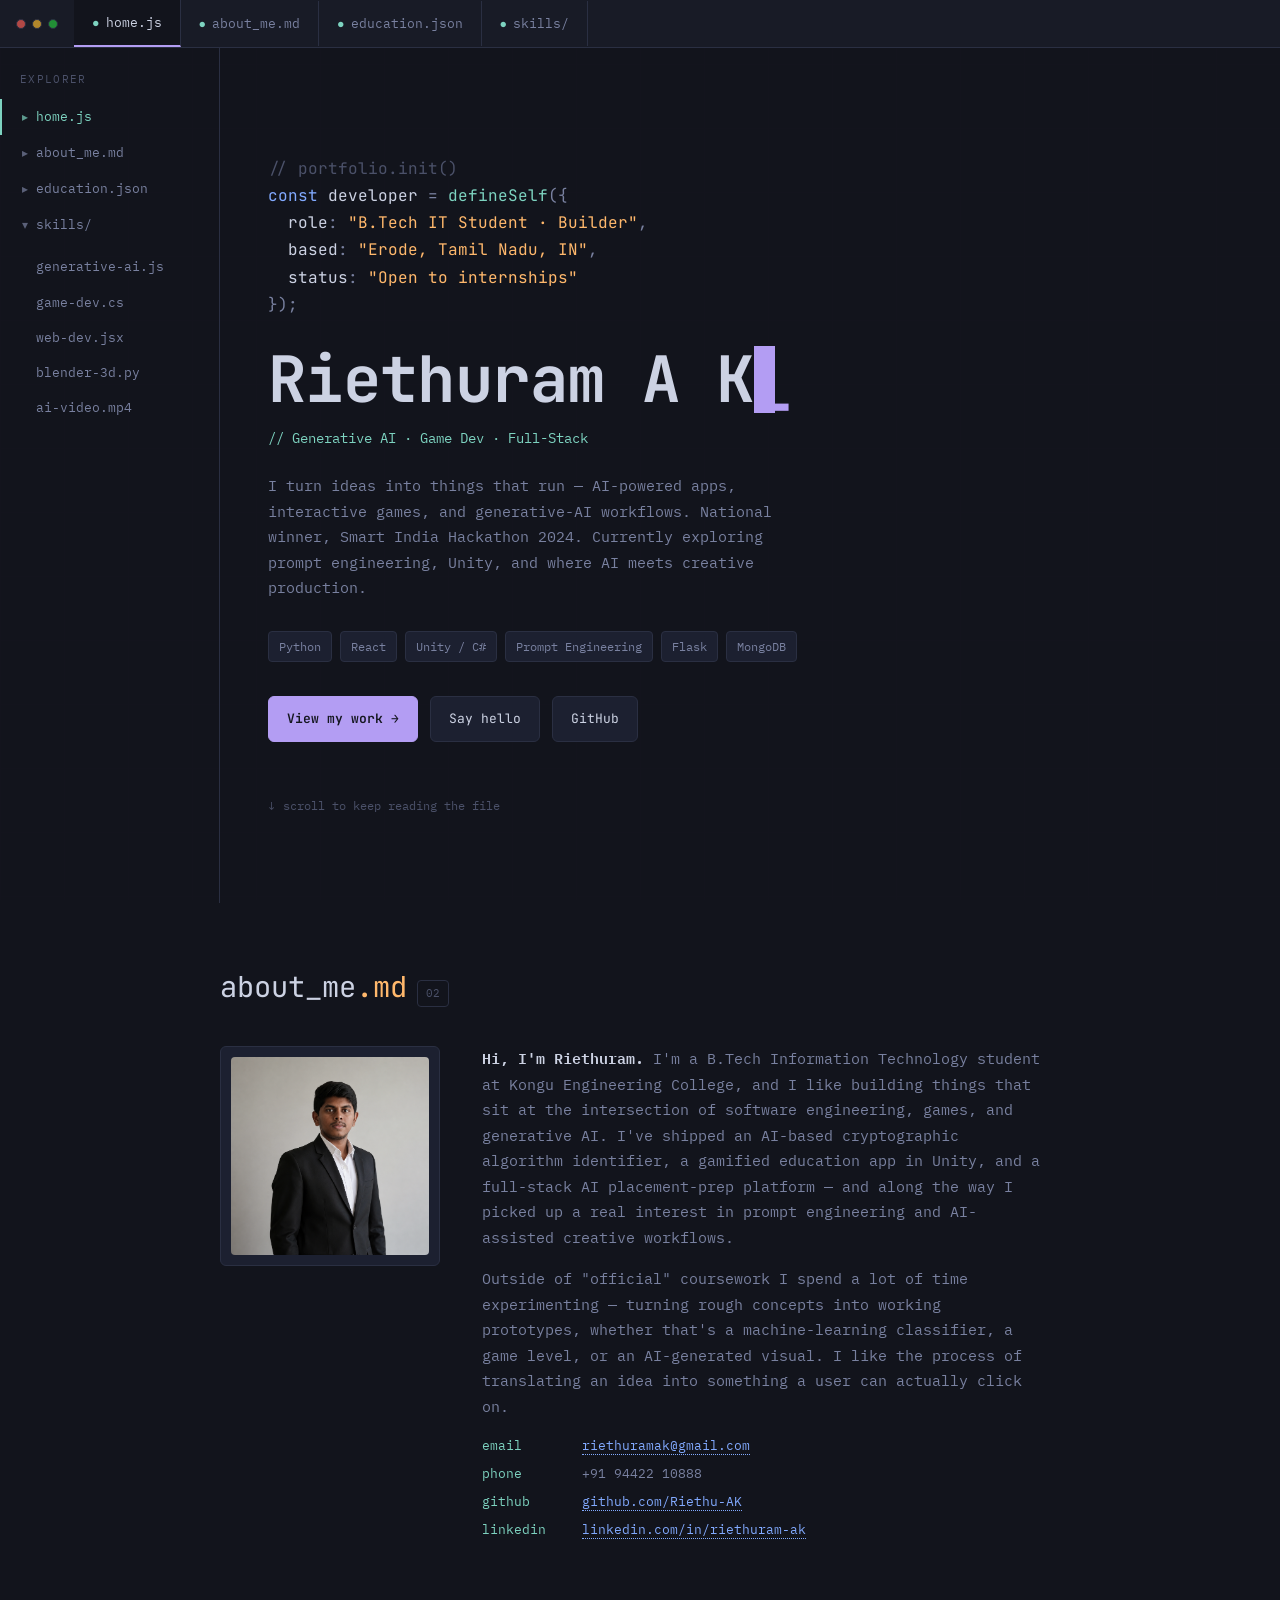
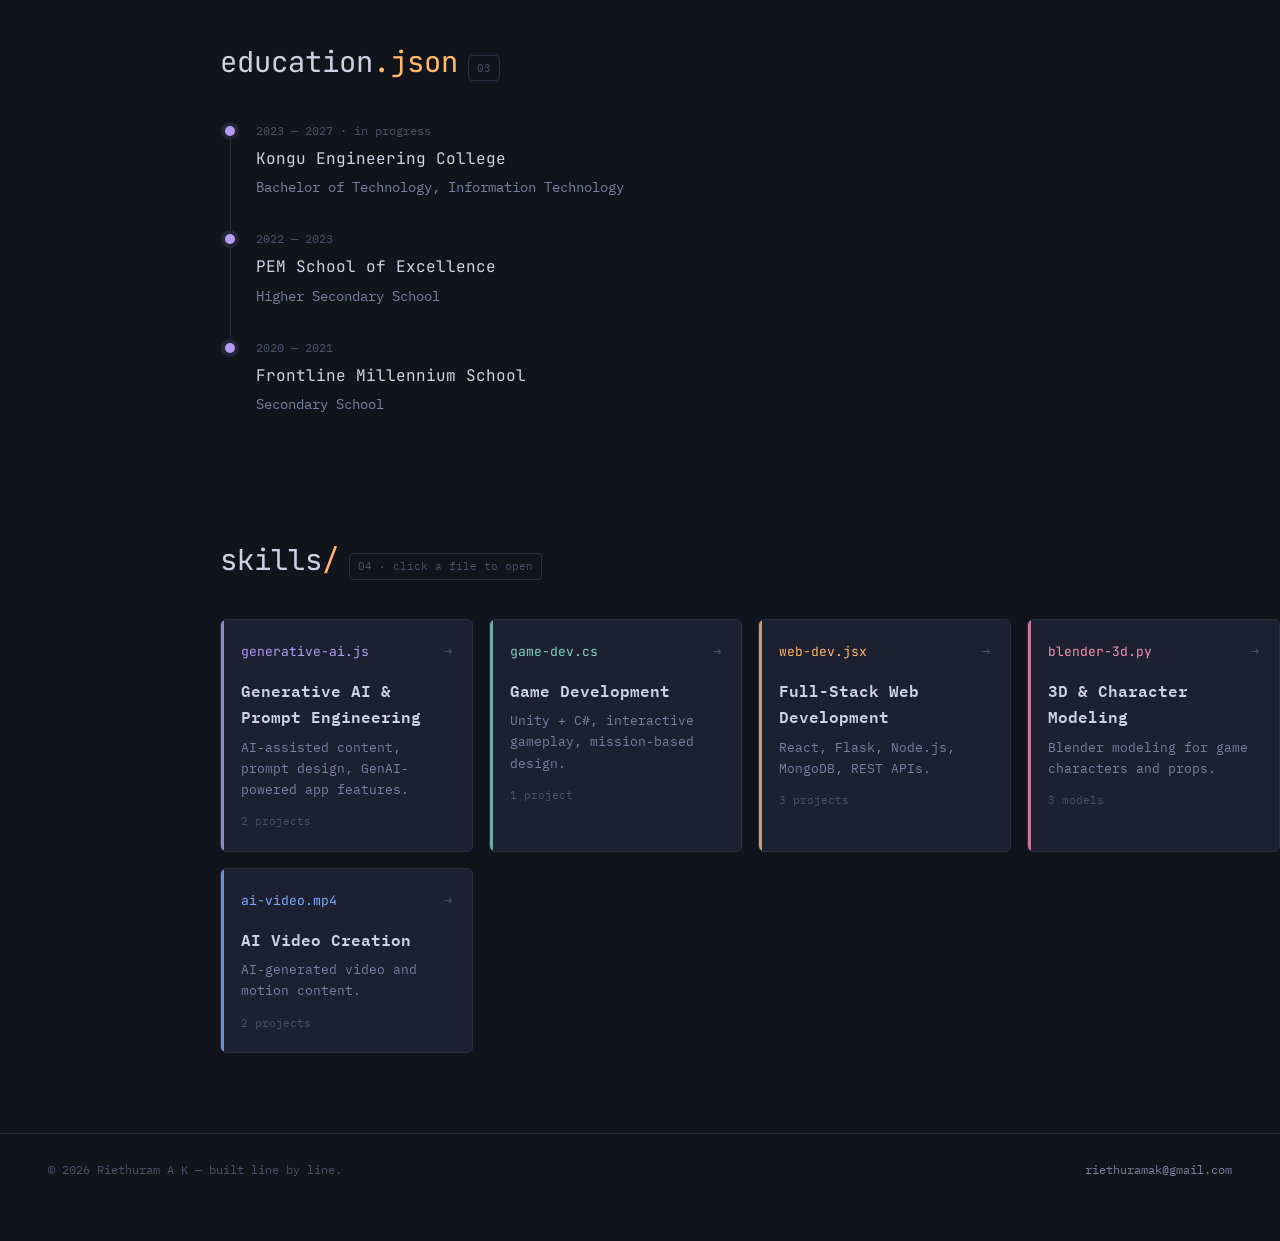
<file: index.html>
<!DOCTYPE html>
<html lang="en">

<head>
  <meta charset="UTF-8">
  <meta name="viewport" content="width=device-width, initial-scale=1.0">
  <title>Riethuram A K — Portfolio</title>
  <meta name="description"
    content="Riethuram A K — IT student building AI-powered apps, games, and generative AI experiences.">
  <link rel="preconnect" href="https://fonts.googleapis.com">
  <link
    href="https://fonts.googleapis.com/css2?family=JetBrains+Mono:wght@400;500;600;700;800&family=IBM+Plex+Mono:wght@400;500;600&display=swap"
    rel="stylesheet">
  <link rel="stylesheet" href="css/style.css">
</head>

<body>

  <div class="tabbar">
    <div class="tabbar__dots"><span></span><span></span><span></span></div>
    <div class="tabbar__tab is-active"><span class="dot">●</span> home.js</div>
    <div class="tabbar__tab"><span class="dot">●</span> about_me.md</div>
    <div class="tabbar__tab"><span class="dot">●</span> education.json</div>
    <div class="tabbar__tab"><span class="dot">●</span> skills/</div>
  </div>

  <div class="layout">
    <nav class="sidebar" aria-label="Section navigation">
      <div class="sidebar__label">EXPLORER</div>
      <a class="sidebar__item is-active" data-target="hero" href="#hero"><span class="ic">▸</span> home.js</a>
      <a class="sidebar__item" data-target="about" href="#about"><span class="ic">▸</span> about_me.md</a>
      <a class="sidebar__item" data-target="education" href="#education"><span class="ic">▸</span> education.json</a>
      <a class="sidebar__item" data-target="skills" href="#skills"><span class="ic">▾</span> skills/</a>
      <div class="sidebar__tree">
        <a class="sidebar__item" href="works/generative-ai.html">generative-ai.js</a>
        <a class="sidebar__item" href="works/game-dev.html">game-dev.cs</a>
        <a class="sidebar__item" href="works/web-dev.html">web-dev.jsx</a>
        <a class="sidebar__item" href="works/blender.html">blender-3d.py</a>
        <a class="sidebar__item" href="works/ai-video.html">ai-video.mp4</a>
      </div>
    </nav>

    <main class="content">

      <!-- ============================= HERO ============================= -->
      <section id="hero" class="hero">
        <div class="hero__inner">
          <pre><span class="code-comment">// portfolio.init()</span>
<span class="code-key">const</span> developer <span class="code-punc">=</span> <span class="code-fn">defineSelf</span><span class="code-punc">({</span>
  role<span class="code-punc">:</span> <span class="code-str">"B.Tech IT Student · Builder"</span><span class="code-punc">,</span>
  based<span class="code-punc">:</span> <span class="code-str">"Erode, Tamil Nadu, IN"</span><span class="code-punc">,</span>
  status<span class="code-punc">:</span> <span class="code-str">"Open to internships"</span>
<span class="code-punc">})</span><span class="code-punc">;</span></pre>

          <h1 data-typewrite="Riethuram A K"></h1>
          <div class="hero__role">// Generative AI · Game Dev · Full-Stack</div>
          <p class="hero__desc">
            I turn ideas into things that run — AI-powered apps, interactive games,
            and generative-AI workflows. National winner, Smart India Hackathon 2024.
            Currently exploring prompt engineering, Unity, and where AI meets creative
            production.
          </p>

          <div class="tags">
            <span class="tag">Python</span>
            <span class="tag">React</span>
            <span class="tag">Unity / C#</span>
            <span class="tag">Prompt Engineering</span>
            <span class="tag">Flask</span>
            <span class="tag">MongoDB</span>
          </div>

          <div class="btn-row">
            <a class="btn btn--solid" href="#skills">View my work →</a>
            <a class="btn" href="mailto:riethuramak@gmail.com">Say hello</a>
            <a class="btn" href="https://github.com/Riethu-AK" target="_blank" rel="noopener">GitHub</a>
          </div>

          <div class="scroll-cue"><span class="scroll-cue__arrow">↓</span> scroll to keep reading the file</div>
        </div>
      </section>

      <!-- ============================= ABOUT ============================= -->
      <section id="about" class="about">
        <div class="sec-head reveal">
          <div class="sec-head__file">about_me<span class="ext">.md</span></div>
          <div class="sec-head__tag">02</div>
        </div>

        <div class="about__grid reveal">
          <div>
            <div class="avatar-frame">
              <img src="assets/me.png">
            </div>
          </div>

          <div class="about__body">
            <p>
              <strong>Hi, I'm Riethuram.</strong> I'm a B.Tech Information Technology
              student at Kongu Engineering College, and I like building things that sit
              at the intersection of software engineering, games, and generative AI.
              I've shipped an AI-based cryptographic algorithm identifier, a gamified
              education app in Unity, and a full-stack AI placement-prep platform —
              and along the way I picked up a real interest in prompt engineering and
              AI-assisted creative workflows.
            </p>
            <p>
              Outside of "official" coursework I spend a lot of time experimenting —
              turning rough concepts into working prototypes, whether that's a
              machine-learning classifier, a game level, or an AI-generated visual.
              I like the process of translating an idea into something a user can
              actually click on.
            </p>
            <div class="kv-row"><span class="k">email</span><span class="v"><a
                  href="mailto:riethuramak@gmail.com">riethuramak@gmail.com</a></span></div>
            <div class="kv-row"><span class="k">phone</span><span class="v">+91 94422 10888</span></div>
            <div class="kv-row"><span class="k">github</span><span class="v"><a href="https://github.com/Riethu-AK"
                  target="_blank" rel="noopener">github.com/Riethu-AK</a></span></div>
            <div class="kv-row"><span class="k">linkedin</span><span class="v"><a
                  href="https://linkedin.com/in/riethuram-ak" target="_blank"
                  rel="noopener">linkedin.com/in/riethuram-ak</a></span></div>
          </div>
        </div>
      </section>

      <!-- ============================= EDUCATION ============================= -->
      <section id="education" class="edu-log">
        <div class="sec-head reveal">
          <div class="sec-head__file">education<span class="ext">.json</span></div>
          <div class="sec-head__tag">03</div>
        </div>

        <div class="reveal">
          <div class="commit">
            <div class="commit__rail">
              <div class="commit__dot"></div>
            </div>
            <div>
              <div class="commit__meta">2023 — 2027 · in progress</div>
              <div class="commit__title">Kongu Engineering College</div>
              <div class="commit__sub">Bachelor of Technology, Information Technology</div>
            </div>
          </div>

          <div class="commit">
            <div class="commit__rail">
              <div class="commit__dot"></div>
            </div>
            <div>
              <div class="commit__meta">2022 — 2023</div>
              <div class="commit__title">PEM School of Excellence</div>
              <div class="commit__sub">Higher Secondary School</div>
            </div>
          </div>

          <div class="commit">
            <div class="commit__rail">
              <div class="commit__dot"></div>
            </div>
            <div>
              <div class="commit__meta">2020 — 2021</div>
              <div class="commit__title">Frontline Millennium School</div>
              <div class="commit__sub">Secondary School</div>
            </div>
          </div>
        </div>
      </section>

      <!-- ============================= SKILLS ============================= -->
      <section id="skills" class="skills">
        <div class="sec-head reveal">
          <div class="sec-head__file">skills<span class="ext">/</span></div>
          <div class="sec-head__tag">04 · click a file to open</div>
        </div>

        <div class="skills-grid reveal">

          <a class="skill-card" style="--accent-c:#b39df3" href="works/generative-ai.html">
            <div class="skill-card__top">
              <span class="skill-card__file">generative-ai.js</span>
              <span class="skill-card__arrow">→</span>
            </div>
            <div class="skill-card__name">Generative AI & Prompt Engineering</div>
            <div class="skill-card__desc">AI-assisted content, prompt design, GenAI-powered app features.</div>
            <div class="skill-card__count">2 projects</div>
          </a>

          <a class="skill-card" style="--accent-c:#7dd3c0" href="works/game-dev.html">
            <div class="skill-card__top">
              <span class="skill-card__file">game-dev.cs</span>
              <span class="skill-card__arrow">→</span>
            </div>
            <div class="skill-card__name">Game Development</div>
            <div class="skill-card__desc">Unity + C#, interactive gameplay, mission-based design.</div>
            <div class="skill-card__count">1 project</div>
          </a>

          <a class="skill-card" style="--accent-c:#ffb86c" href="works/web-dev.html">
            <div class="skill-card__top">
              <span class="skill-card__file">web-dev.jsx</span>
              <span class="skill-card__arrow">→</span>
            </div>
            <div class="skill-card__name">Full-Stack Web Development</div>
            <div class="skill-card__desc">React, Flask, Node.js, MongoDB, REST APIs.</div>
            <div class="skill-card__count">3 projects</div>
          </a>

          <a class="skill-card" style="--accent-c:#f78fb3" href="works/blender.html">
            <div class="skill-card__top">
              <span class="skill-card__file">blender-3d.py</span>
              <span class="skill-card__arrow">→</span>
            </div>
            <div class="skill-card__name">3D & Character Modeling</div>
            <div class="skill-card__desc">Blender modeling for game characters and props.</div>
            <div class="skill-card__count">3 models</div>
          </a>

          <a class="skill-card" style="--accent-c:#82aaff" href="works/ai-video.html">
            <div class="skill-card__top">
              <span class="skill-card__file">ai-video.mp4</span>
              <span class="skill-card__arrow">→</span>
            </div>
            <div class="skill-card__name">AI Video Creation</div>
            <div class="skill-card__desc">AI-generated video and motion content.</div>
            <div class="skill-card__count">2 projects</div>
          </a>

        </div>
      </section>

    </main>
  </div>

  <footer>
    <span>© 2026 Riethuram A K — built line by line.</span>
    <span><a href="mailto:riethuramak@gmail.com">riethuramak@gmail.com</a></span>
  </footer>

  <script src="js/main.js"></script>
</body>

</html>
</file>
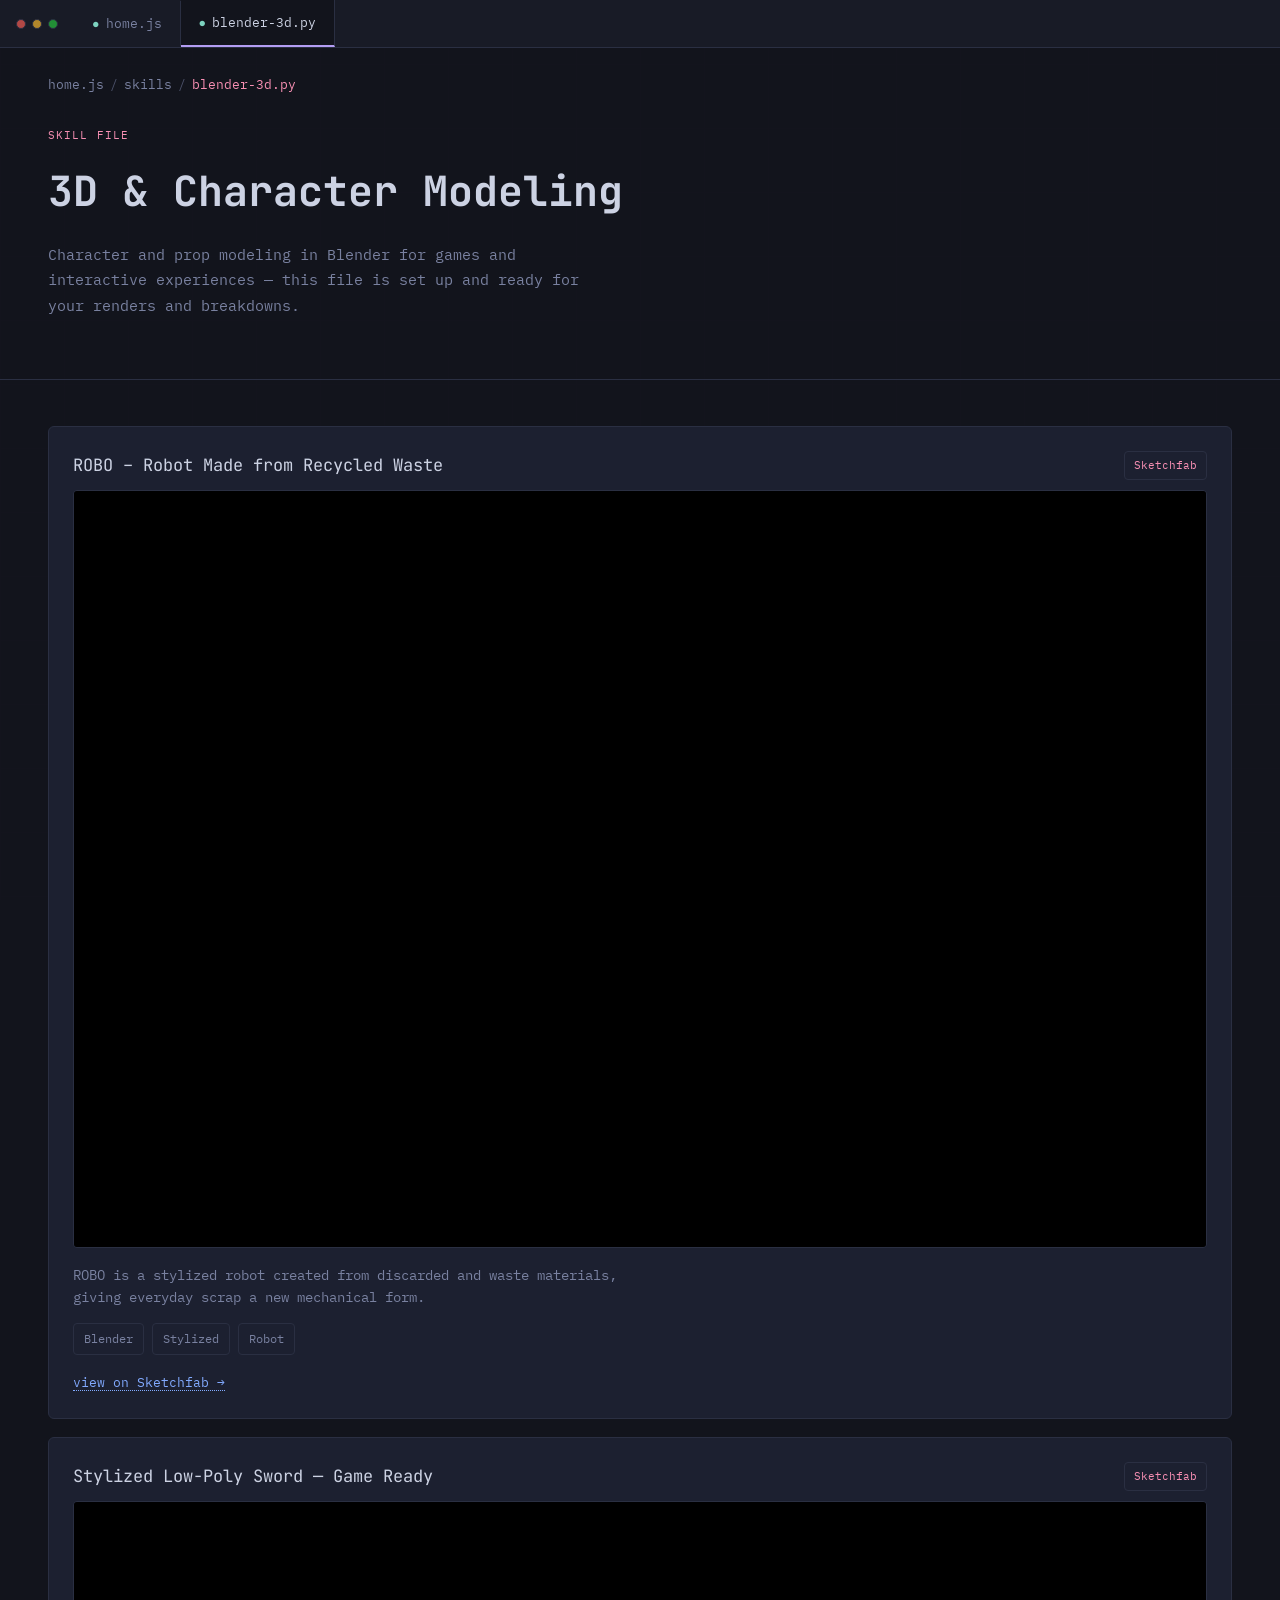
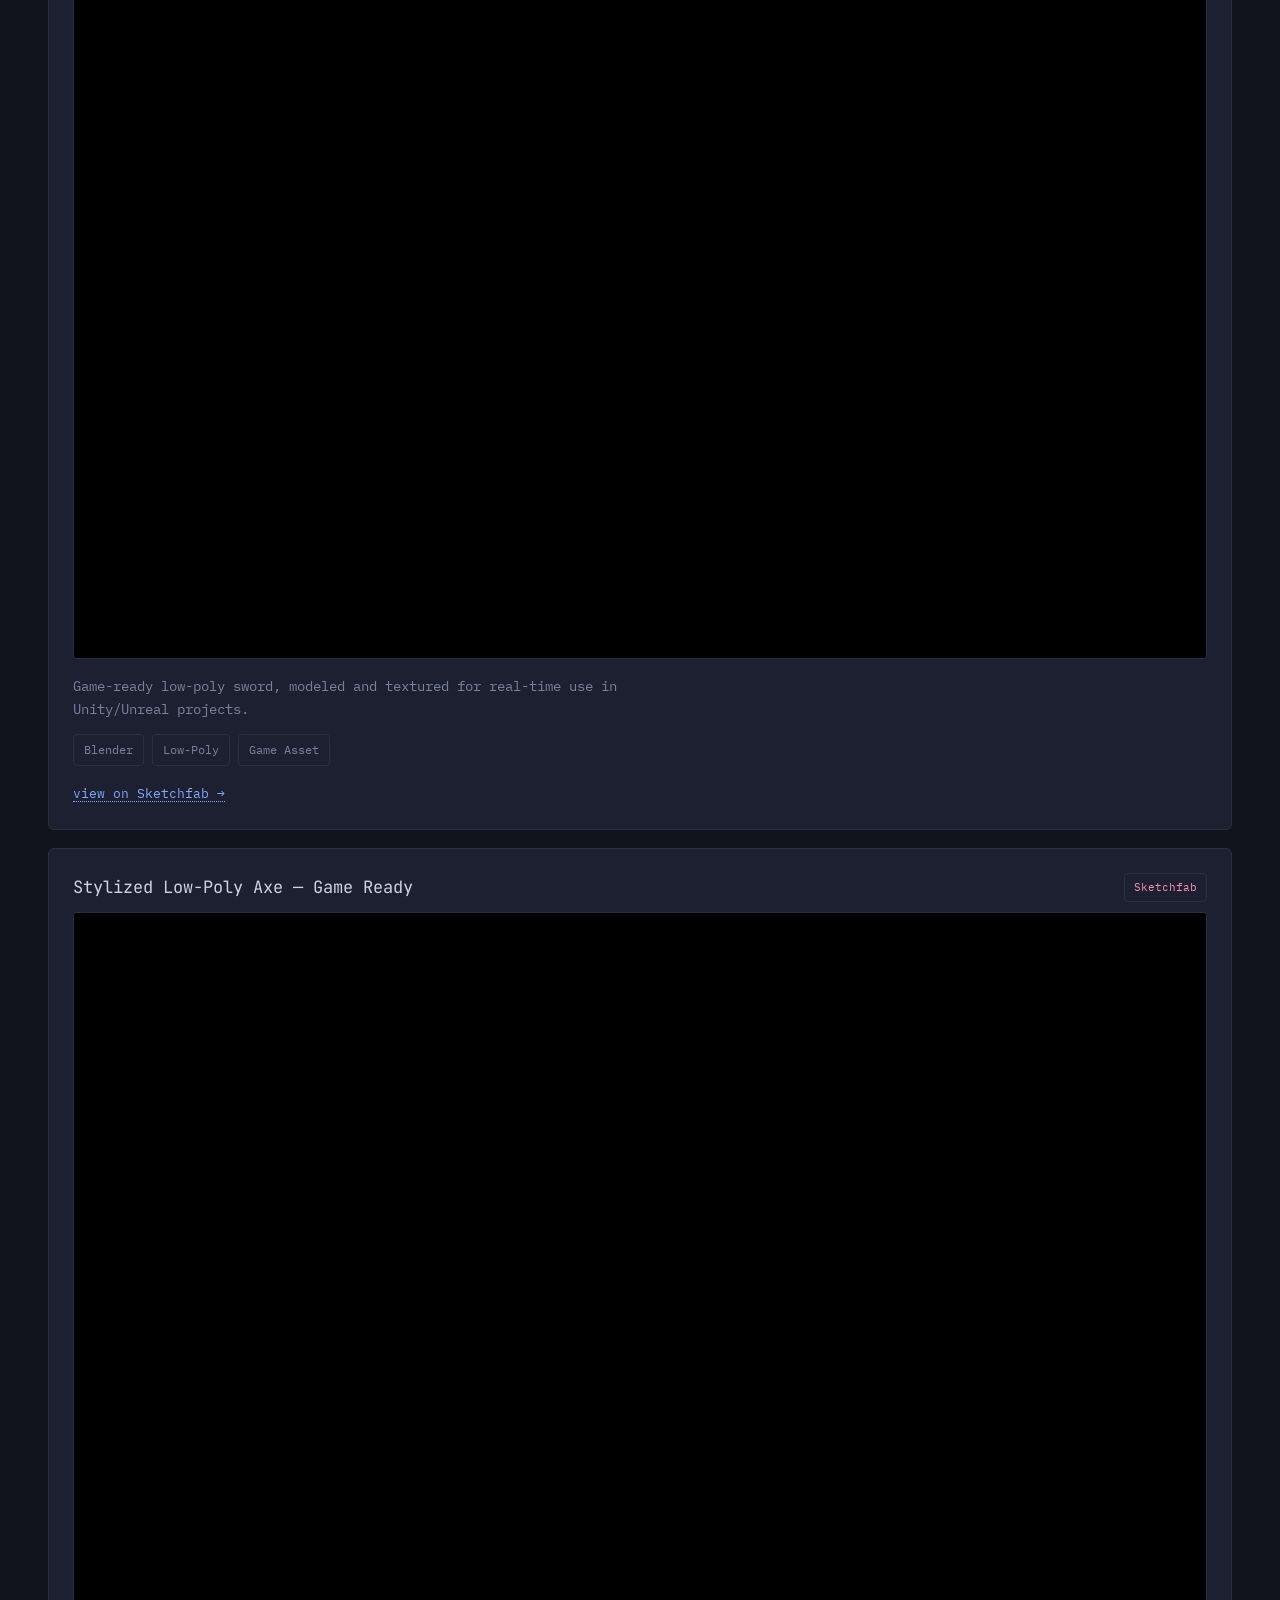
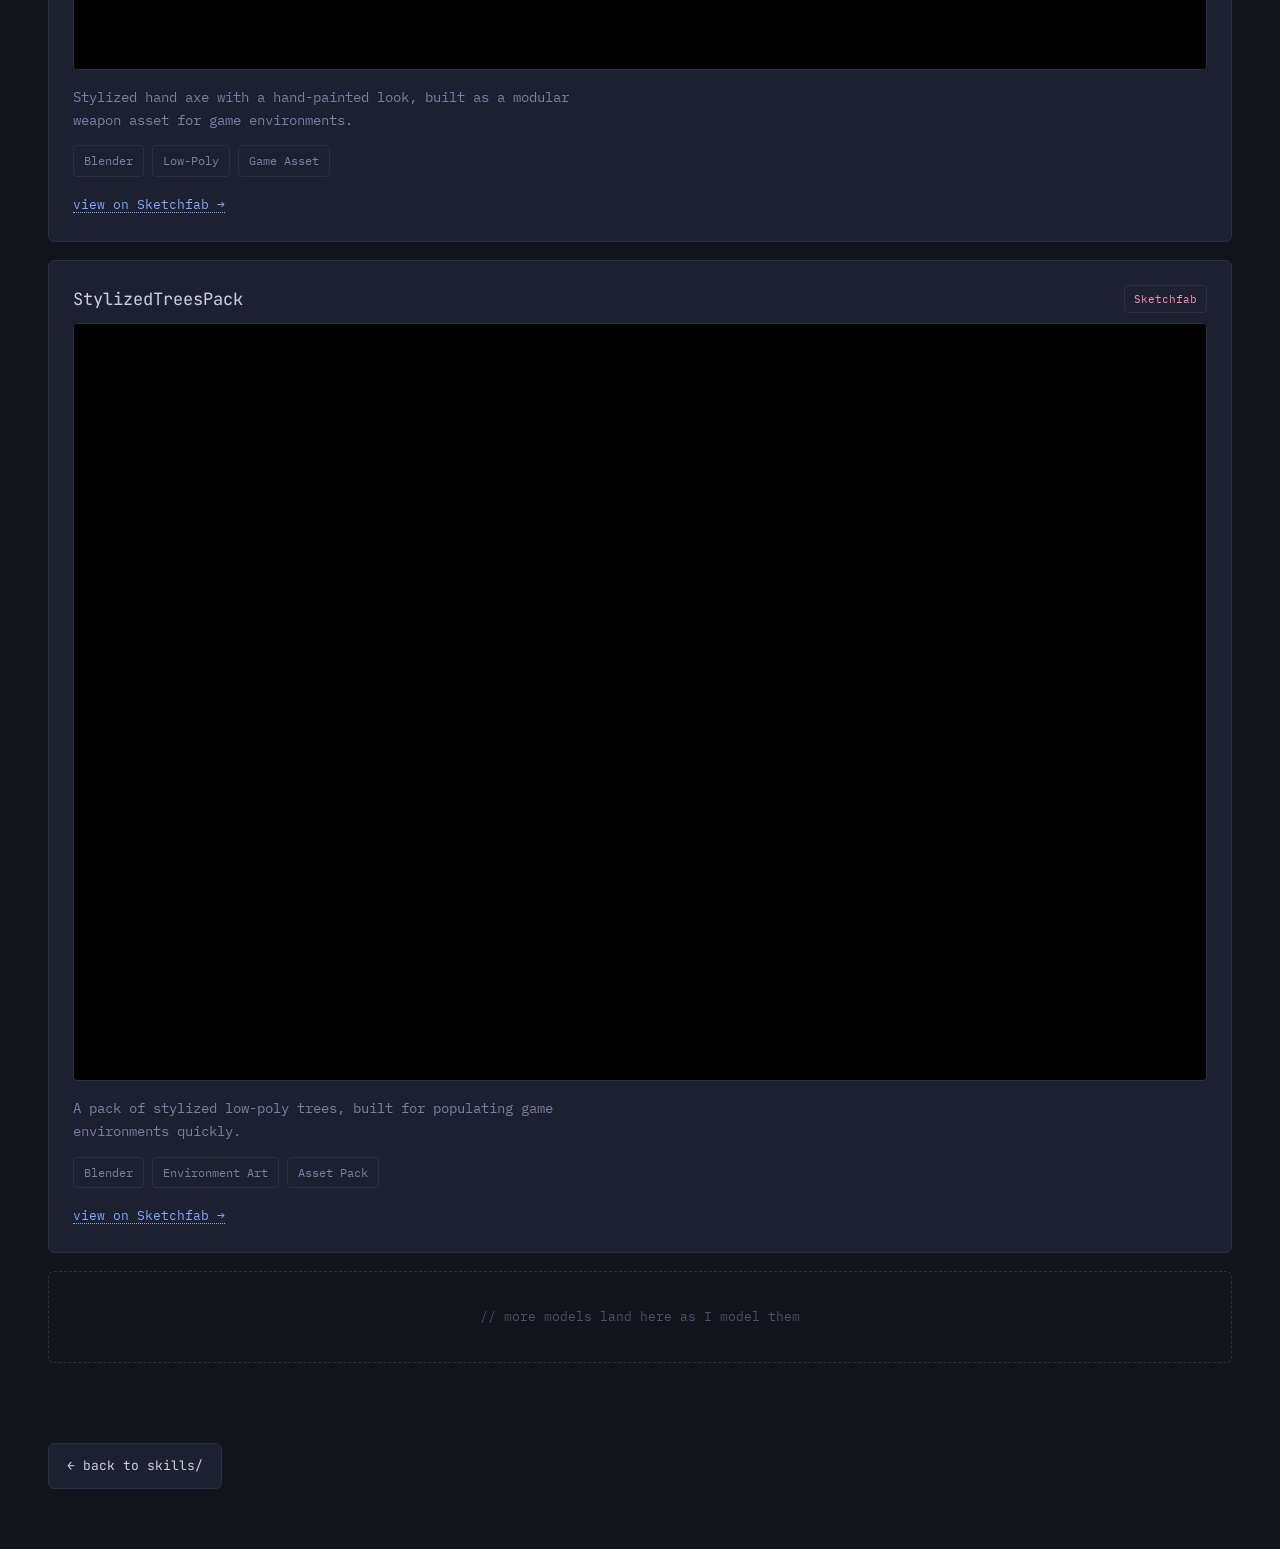
<file: works/blender.html>
<!DOCTYPE html>
<html lang="en">

<head>
  <meta charset="UTF-8">
  <meta name="viewport" content="width=device-width, initial-scale=1.0">
  <title>blender-3d.py — Riethuram A K</title>
  <link rel="preconnect" href="https://fonts.googleapis.com">
  <link
    href="https://fonts.googleapis.com/css2?family=JetBrains+Mono:wght@400;500;600;700;800&family=IBM+Plex+Mono:wght@400;500;600&display=swap"
    rel="stylesheet">
  <link rel="stylesheet" href="../css/style.css">
  <style>
    :root {
      --accent-c: #f78fb3;
    }
  </style>
</head>

<body>

  <div class="tabbar">
    <div class="tabbar__dots"><span></span><span></span><span></span></div>
    <a class="tabbar__tab" href="../index.html"><span class="dot">●</span> home.js</a>
    <div class="tabbar__tab is-active"><span class="dot">●</span> blender-3d.py</div>
  </div>

  <div class="breadcrumb">
    <a href="../index.html">home.js</a><span class="sep">/</span><a href="../index.html#skills">skills</a><span
      class="sep">/</span><span class="current">blender-3d.py</span>
  </div>

  <div class="work-hero reveal">
    <div class="work-hero__eyebrow">skill file</div>
    <h1>3D & Character Modeling</h1>
    <p>
      Character and prop modeling in Blender for games and interactive
      experiences — this file is set up and ready for your renders and
      breakdowns.
    </p>
  </div>

  <main class="work-list">

    <!--
      HOW TO FILL IN EACH EMBED (do this once per model):
      1. Open the model on Sketchfab (e.g. sketchfab.com/hunter_77717/models)
      2. Click the model to open its page
      3. Click the "</> Embed" button under the viewer
      4. Copy the URL inside the iframe's src="..." attribute
      5. Paste it over the src below, replacing MODEL-EMBED-URL-HERE
    -->

    <div class="proj-card reveal">
      <div class="proj-card__top">
        <span class="proj-card__name">ROBO – Robot Made from Recycled Waste</span>
        <span class="proj-card__badge">Sketchfab</span>
      </div>
      <div class="embed-frame">
        <iframe title="ROBO – Robot Made from Recycled Waste"
          src="https://sketchfab.com/models/dd8e270589f9413aab5f7708bdd42733/embed"
          frameborder="0"
          allow="autoplay; fullscreen; xr-spatial-tracking"
          allowfullscreen
          loading="lazy">
        </iframe>
      </div>
      <p>ROBO is a stylized robot created from discarded and waste materials, giving everyday scrap a new mechanical form.</p>
      <div class="proj-card__tags">
        <span class="tag">Blender</span>
        <span class="tag">Stylized</span>
        <span class="tag">Robot</span>
      </div>
      <a class="proj-card__link" href="https://sketchfab.com/3d-models/robo-robot-made-from-recycled-waste-dd8e270589f9413aab5f7708bdd42733" target="_blank" rel="noopener">view on Sketchfab →</a>
    </div>

    <div class="proj-card reveal">
      <div class="proj-card__top">
        <span class="proj-card__name">Stylized Low-Poly Sword — Game Ready</span>
        <span class="proj-card__badge">Sketchfab</span>
      </div>
      <div class="embed-frame">
        <iframe title="Stylized Low-Poly Sword"
          src="https://sketchfab.com/models/a41ce5578f2f4becbd967917cb84394f/embed" frameborder="0"
          allow="autoplay; fullscreen; xr-spatial-tracking" allowfullscreen loading="lazy">
        </iframe>
      </div>
      <p>Game-ready low-poly sword, modeled and textured for real-time use in Unity/Unreal projects.</p>
      <div class="proj-card__tags">
        <span class="tag">Blender</span>
        <span class="tag">Low-Poly</span>
        <span class="tag">Game Asset</span>
      </div>
      <a class="proj-card__link" href="https://sketchfab.com/hunter_77717/models" target="_blank" rel="noopener">view on
        Sketchfab →</a>
    </div>

    <div class="proj-card reveal">
      <div class="proj-card__top">
        <span class="proj-card__name">Stylized Low-Poly Axe — Game Ready</span>
        <span class="proj-card__badge">Sketchfab</span>
      </div>
      <div class="embed-frame">
        <iframe title="Stylized Low-Poly Axe" src="https://sketchfab.com/models/e574477bc8c24f30823c675ca7a55be0/embed"
          frameborder="0" allow="autoplay; fullscreen; xr-spatial-tracking" allowfullscreen loading="lazy">
        </iframe>
      </div>
      <p>Stylized hand axe with a hand-painted look, built as a modular weapon asset for game environments.</p>
      <div class="proj-card__tags">
        <span class="tag">Blender</span>
        <span class="tag">Low-Poly</span>
        <span class="tag">Game Asset</span>
      </div>
      <a class="proj-card__link" href="https://sketchfab.com/hunter_77717/models" target="_blank" rel="noopener">view on
        Sketchfab →</a>
    </div>

    <div class="proj-card reveal">
      <div class="proj-card__top">
        <span class="proj-card__name">StylizedTreesPack</span>
        <span class="proj-card__badge">Sketchfab</span>
      </div>
      <div class="embed-frame">
        <iframe title="StylizedTreesPack" src="https://sketchfab.com/models/7906334546534f0c919a3307c9cdbd96/embed"
          frameborder="0" allow="autoplay; fullscreen; xr-spatial-tracking" allowfullscreen loading="lazy">
        </iframe>
      </div>
      <p>A pack of stylized low-poly trees, built for populating game environments quickly.</p>
      <div class="proj-card__tags">
        <span class="tag">Blender</span>
        <span class="tag">Environment Art</span>
        <span class="tag">Asset Pack</span>
      </div>
      <a class="proj-card__link" href="https://sketchfab.com/hunter_77717/models" target="_blank" rel="noopener">view on
        Sketchfab →</a>
    </div>

    <div class="empty-card reveal">
      // more models land here as I model them<br>
    </div>

  </main>

  <div class="back-row"><a class="btn" href="../index.html#skills">← back to skills/</a></div>

  <script src="../js/main.js"></script>
</body>

</html>
</file>
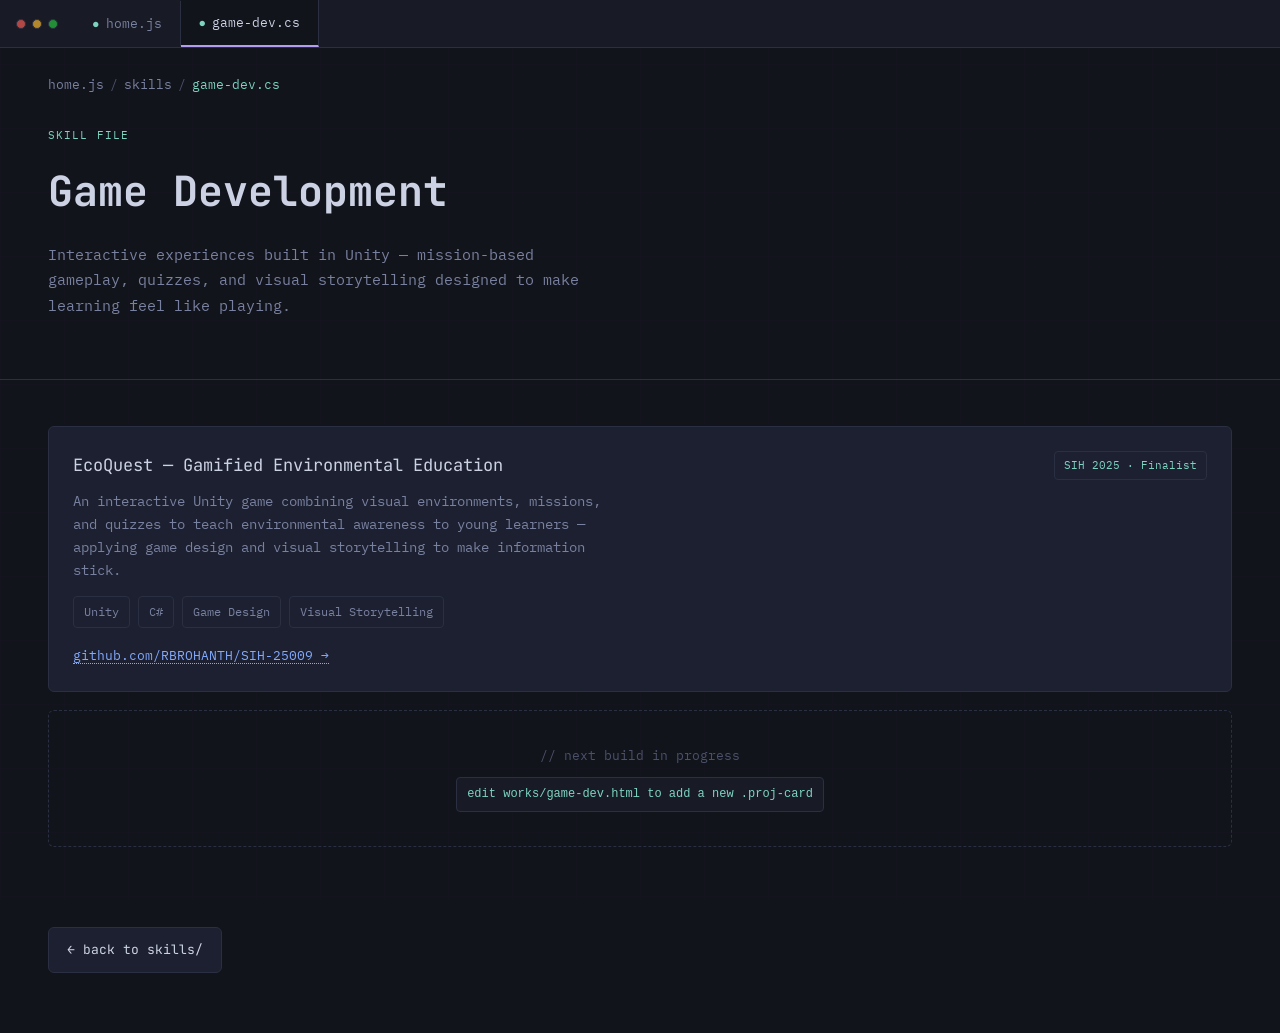
<file: works/game-dev.html>
<!DOCTYPE html>
<html lang="en">
<head>
<meta charset="UTF-8">
<meta name="viewport" content="width=device-width, initial-scale=1.0">
<title>game-dev.cs — Riethuram A K</title>
<link rel="preconnect" href="https://fonts.googleapis.com">
<link href="https://fonts.googleapis.com/css2?family=JetBrains+Mono:wght@400;500;600;700;800&family=IBM+Plex+Mono:wght@400;500;600&display=swap" rel="stylesheet">
<link rel="stylesheet" href="../css/style.css">
<style>:root{--accent-c:#7dd3c0;}</style>
</head>
<body>

  <div class="tabbar">
    <div class="tabbar__dots"><span></span><span></span><span></span></div>
    <a class="tabbar__tab" href="../index.html"><span class="dot">●</span> home.js</a>
    <div class="tabbar__tab is-active"><span class="dot">●</span> game-dev.cs</div>
  </div>

  <div class="breadcrumb">
    <a href="../index.html">home.js</a><span class="sep">/</span><a href="../index.html#skills">skills</a><span class="sep">/</span><span class="current">game-dev.cs</span>
  </div>

  <div class="work-hero reveal">
    <div class="work-hero__eyebrow">skill file</div>
    <h1>Game Development</h1>
    <p>
      Interactive experiences built in Unity — mission-based gameplay, quizzes,
      and visual storytelling designed to make learning feel like playing.
    </p>
  </div>

  <main class="work-list">

    <div class="proj-card reveal">
      <div class="proj-card__top">
        <span class="proj-card__name">EcoQuest — Gamified Environmental Education</span>
        <span class="proj-card__badge">SIH 2025 · Finalist</span>
      </div>
      <p>
        An interactive Unity game combining visual environments, missions, and
        quizzes to teach environmental awareness to young learners — applying
        game design and visual storytelling to make information stick.
      </p>
      <div class="proj-card__tags">
        <span class="tag">Unity</span>
        <span class="tag">C#</span>
        <span class="tag">Game Design</span>
        <span class="tag">Visual Storytelling</span>
      </div>
      <a class="proj-card__link" href="https://github.com/RBROHANTH/SIH-25009" target="_blank" rel="noopener">github.com/RBROHANTH/SIH-25009 →</a>
    </div>

    <div class="empty-card reveal">
      // next build in progress<br>
      <code>edit works/game-dev.html to add a new .proj-card</code>
    </div>

  </main>

  <div class="back-row"><a class="btn" href="../index.html#skills">← back to skills/</a></div>

  <script src="../js/main.js"></script>
</body>
</html>
</file>
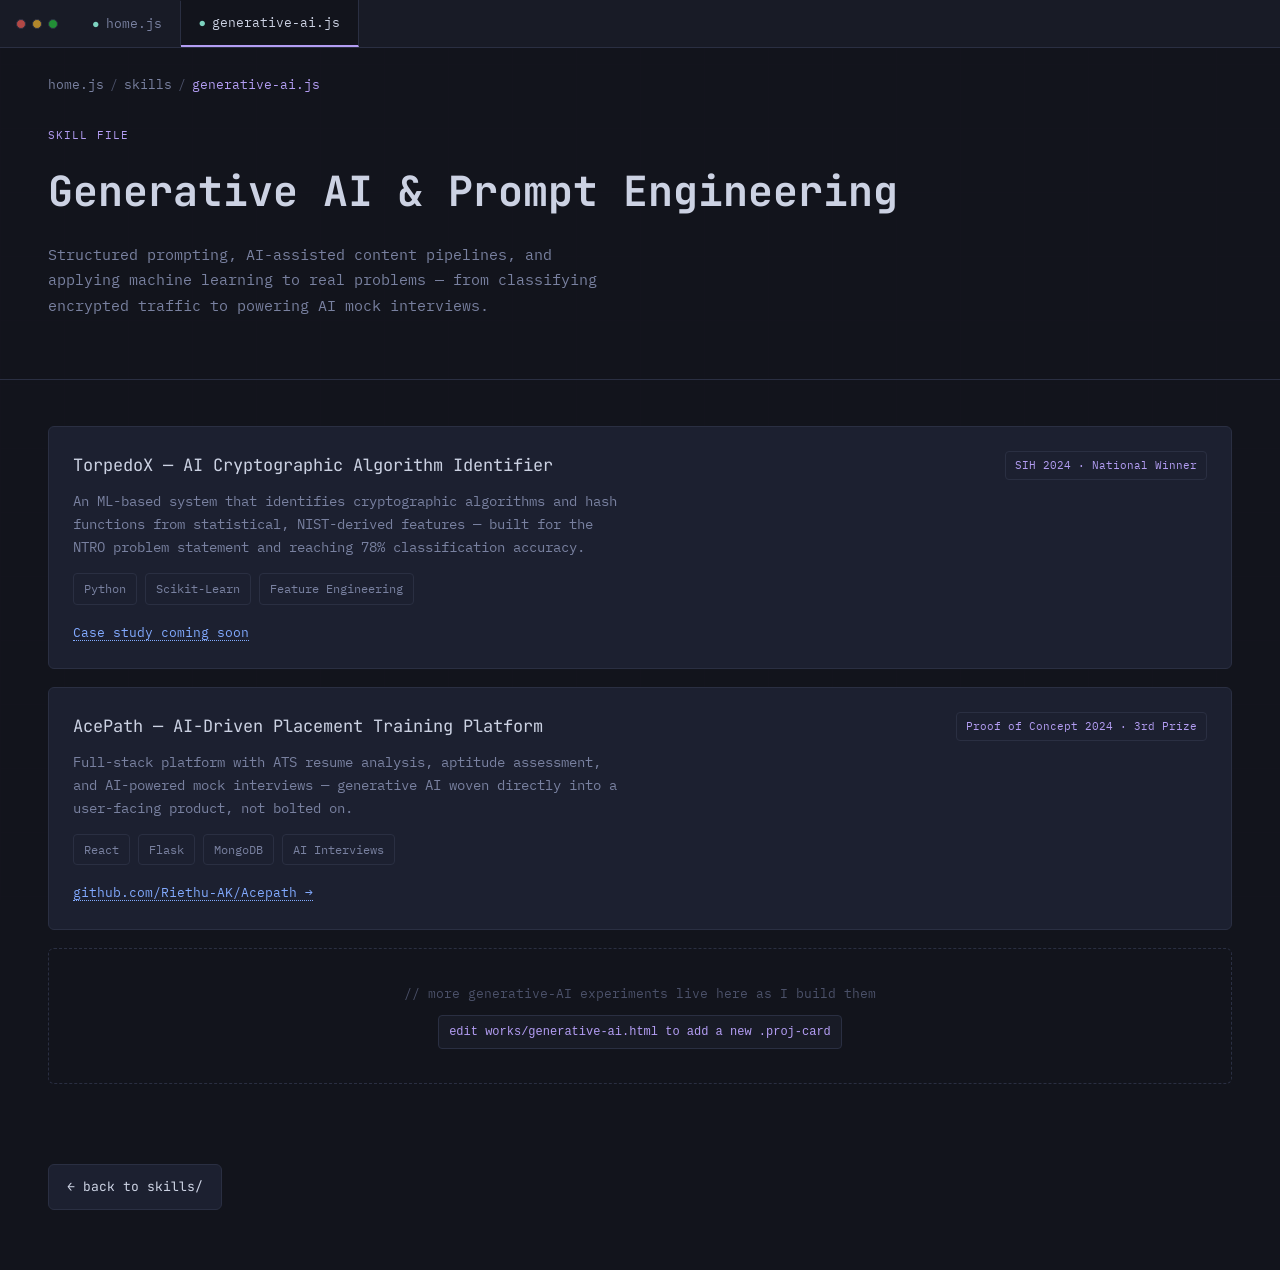
<file: works/generative-ai.html>
<!DOCTYPE html>
<html lang="en">
<head>
<meta charset="UTF-8">
<meta name="viewport" content="width=device-width, initial-scale=1.0">
<title>generative-ai.js — Riethuram A K</title>
<link rel="preconnect" href="https://fonts.googleapis.com">
<link href="https://fonts.googleapis.com/css2?family=JetBrains+Mono:wght@400;500;600;700;800&family=IBM+Plex+Mono:wght@400;500;600&display=swap" rel="stylesheet">
<link rel="stylesheet" href="../css/style.css">
<style>:root{--accent-c:#b39df3;}</style>
</head>
<body>

  <div class="tabbar">
    <div class="tabbar__dots"><span></span><span></span><span></span></div>
    <a class="tabbar__tab" href="../index.html"><span class="dot">●</span> home.js</a>
    <div class="tabbar__tab is-active"><span class="dot">●</span> generative-ai.js</div>
  </div>

  <div class="breadcrumb">
    <a href="../index.html">home.js</a><span class="sep">/</span><a href="../index.html#skills">skills</a><span class="sep">/</span><span class="current">generative-ai.js</span>
  </div>

  <div class="work-hero reveal">
    <div class="work-hero__eyebrow">skill file</div>
    <h1>Generative AI & Prompt Engineering</h1>
    <p>
      Structured prompting, AI-assisted content pipelines, and applying machine
      learning to real problems — from classifying encrypted traffic to powering
      AI mock interviews.
    </p>
  </div>

  <main class="work-list">

    <div class="proj-card reveal">
      <div class="proj-card__top">
        <span class="proj-card__name">TorpedoX — AI Cryptographic Algorithm Identifier</span>
        <span class="proj-card__badge">SIH 2024 · National Winner</span>
      </div>
      <p>
        An ML-based system that identifies cryptographic algorithms and hash
        functions from statistical, NIST-derived features — built for the NTRO
        problem statement and reaching 78% classification accuracy.
      </p>
      <div class="proj-card__tags">
        <span class="tag">Python</span>
        <span class="tag">Scikit-Learn</span>
        <span class="tag">Feature Engineering</span>
      </div>
      <span class="proj-card__link">Case study coming soon</span>
    </div>

    <div class="proj-card reveal">
      <div class="proj-card__top">
        <span class="proj-card__name">AcePath — AI-Driven Placement Training Platform</span>
        <span class="proj-card__badge">Proof of Concept 2024 · 3rd Prize</span>
      </div>
      <p>
        Full-stack platform with ATS resume analysis, aptitude assessment, and
        AI-powered mock interviews — generative AI woven directly into a
        user-facing product, not bolted on.
      </p>
      <div class="proj-card__tags">
        <span class="tag">React</span>
        <span class="tag">Flask</span>
        <span class="tag">MongoDB</span>
        <span class="tag">AI Interviews</span>
      </div>
      <a class="proj-card__link" href="https://github.com/Riethu-AK/Acepath" target="_blank" rel="noopener">github.com/Riethu-AK/Acepath →</a>
    </div>

    <div class="empty-card reveal">
      // more generative-AI experiments live here as I build them<br>
      <code>edit works/generative-ai.html to add a new .proj-card</code>
    </div>

  </main>

  <div class="back-row"><a class="btn" href="../index.html#skills">← back to skills/</a></div>

  <script src="../js/main.js"></script>
</body>
</html>
</file>
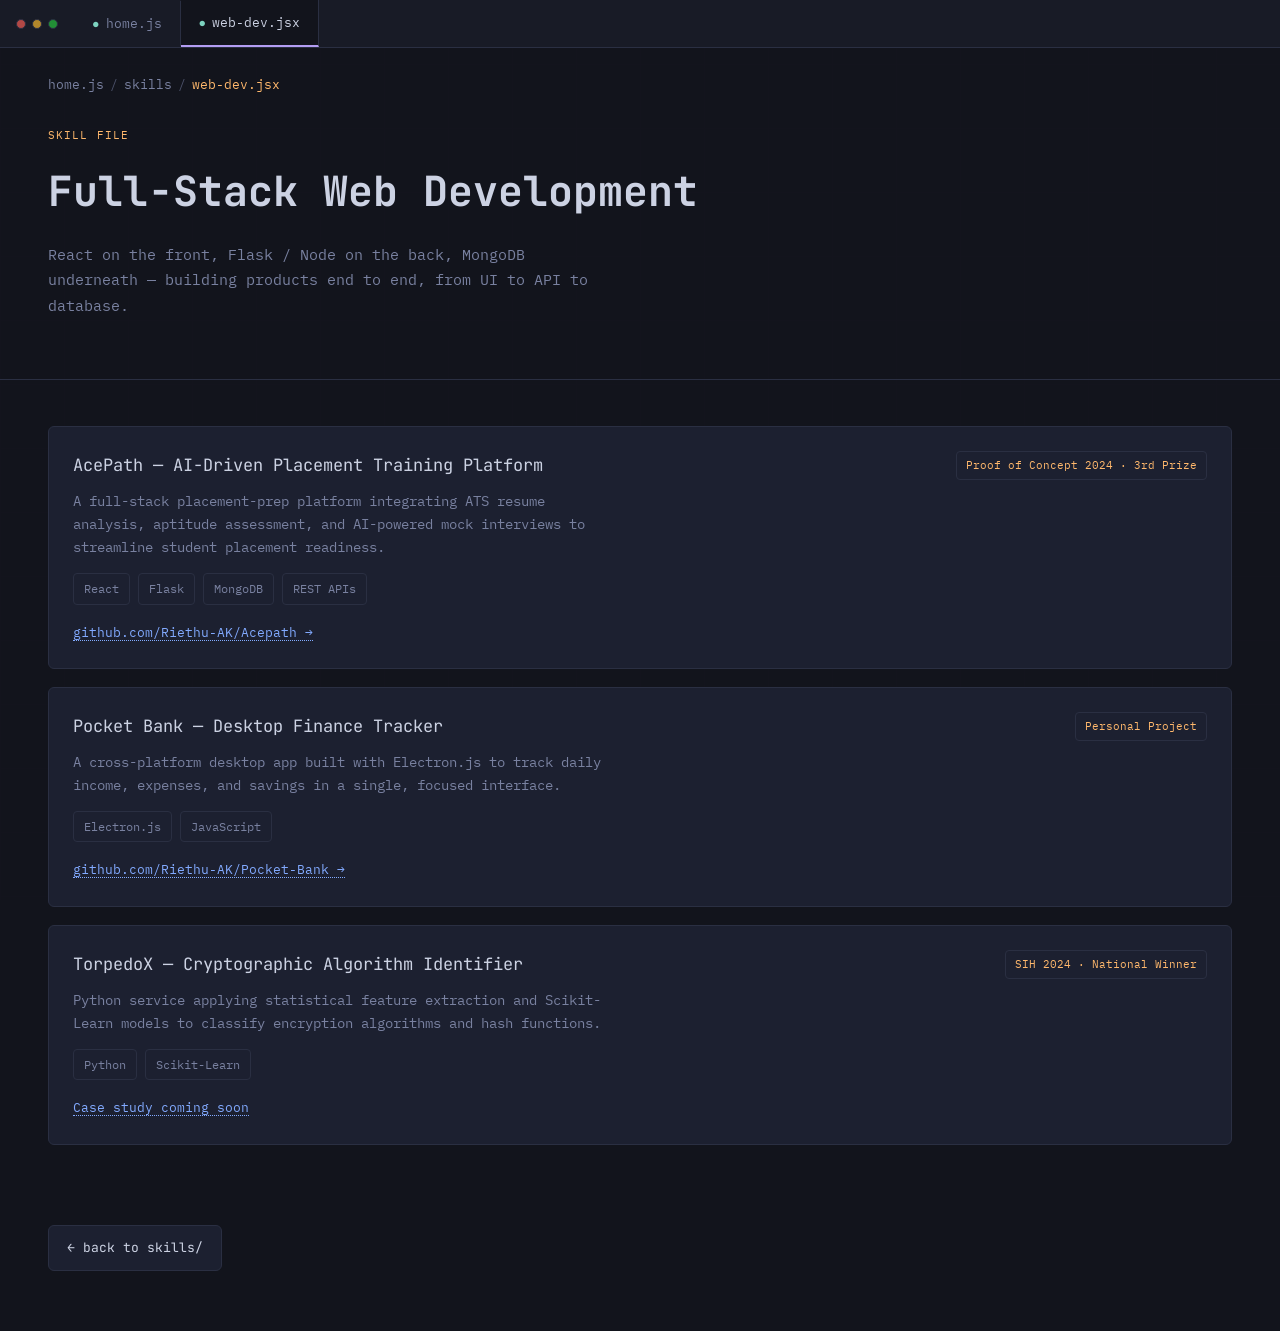
<file: works/web-dev.html>
<!DOCTYPE html>
<html lang="en">
<head>
<meta charset="UTF-8">
<meta name="viewport" content="width=device-width, initial-scale=1.0">
<title>web-dev.jsx — Riethuram A K</title>
<link rel="preconnect" href="https://fonts.googleapis.com">
<link href="https://fonts.googleapis.com/css2?family=JetBrains+Mono:wght@400;500;600;700;800&family=IBM+Plex+Mono:wght@400;500;600&display=swap" rel="stylesheet">
<link rel="stylesheet" href="../css/style.css">
<style>:root{--accent-c:#ffb86c;}</style>
</head>
<body>

  <div class="tabbar">
    <div class="tabbar__dots"><span></span><span></span><span></span></div>
    <a class="tabbar__tab" href="../index.html"><span class="dot">●</span> home.js</a>
    <div class="tabbar__tab is-active"><span class="dot">●</span> web-dev.jsx</div>
  </div>

  <div class="breadcrumb">
    <a href="../index.html">home.js</a><span class="sep">/</span><a href="../index.html#skills">skills</a><span class="sep">/</span><span class="current">web-dev.jsx</span>
  </div>

  <div class="work-hero reveal">
    <div class="work-hero__eyebrow">skill file</div>
    <h1>Full-Stack Web Development</h1>
    <p>
      React on the front, Flask / Node on the back, MongoDB underneath —
      building products end to end, from UI to API to database.
    </p>
  </div>

  <main class="work-list">

    <div class="proj-card reveal">
      <div class="proj-card__top">
        <span class="proj-card__name">AcePath — AI-Driven Placement Training Platform</span>
        <span class="proj-card__badge">Proof of Concept 2024 · 3rd Prize</span>
      </div>
      <p>
        A full-stack placement-prep platform integrating ATS resume analysis,
        aptitude assessment, and AI-powered mock interviews to streamline
        student placement readiness.
      </p>
      <div class="proj-card__tags">
        <span class="tag">React</span>
        <span class="tag">Flask</span>
        <span class="tag">MongoDB</span>
        <span class="tag">REST APIs</span>
      </div>
      <a class="proj-card__link" href="https://github.com/Riethu-AK/Acepath" target="_blank" rel="noopener">github.com/Riethu-AK/Acepath →</a>
    </div>

    <div class="proj-card reveal">
      <div class="proj-card__top">
        <span class="proj-card__name">Pocket Bank — Desktop Finance Tracker</span>
        <span class="proj-card__badge">Personal Project</span>
      </div>
      <p>
        A cross-platform desktop app built with Electron.js to track daily
        income, expenses, and savings in a single, focused interface.
      </p>
      <div class="proj-card__tags">
        <span class="tag">Electron.js</span>
        <span class="tag">JavaScript</span>
      </div>
      <a class="proj-card__link" href="https://github.com/Riethu-AK/Pocket-Bank" target="_blank" rel="noopener">github.com/Riethu-AK/Pocket-Bank →</a>
    </div>

    <div class="proj-card reveal">
      <div class="proj-card__top">
        <span class="proj-card__name">TorpedoX — Cryptographic Algorithm Identifier</span>
        <span class="proj-card__badge">SIH 2024 · National Winner</span>
      </div>
      <p>
        Python service applying statistical feature extraction and Scikit-Learn
        models to classify encryption algorithms and hash functions.
      </p>
      <div class="proj-card__tags">
        <span class="tag">Python</span>
        <span class="tag">Scikit-Learn</span>
      </div>
      <span class="proj-card__link">Case study coming soon</span>
    </div>

  </main>

  <div class="back-row"><a class="btn" href="../index.html#skills">← back to skills/</a></div>

  <script src="../js/main.js"></script>
</body>
</html>
</file>
<file: css/style.css>
/* ==========================================================================
   RIETHURAM AK — PORTFOLIO
   Design concept: the whole site is one long "source file" open in an
   editor. Line numbers run down the page, a sticky sidebar acts as the
   file-tree/nav, and a fake tab bar sits up top. Skills are files in
   skills/ — click one, it "opens" as a new tab (a real page).
   ========================================================================== */

:root {
  /* ---- palette -------------------------------------------------------- */
  --bg:          #12141c;
  --bg-alt:      #181b26;
  --surface:     #1c2030;
  --surface-2:   #232839;
  --border:      #2a2f42;
  --border-soft: #21253600;

  --text:        #ccd2e3;
  --text-dim:    #7981a0;
  --text-faint:  #4b5169;

  --accent-purple: #b39df3;
  --accent-orange: #ffb86c;
  --accent-teal:   #7dd3c0;
  --accent-pink:   #f78fb3;
  --accent-blue:   #82aaff;

  --font-display: 'JetBrains Mono', 'Courier New', monospace;
  --font-body:    'IBM Plex Mono', 'Courier New', monospace;

  --radius: 6px;
  --gutter: clamp(1.25rem, 4vw, 3rem);
}

* { box-sizing: border-box; }

html {
  scroll-behavior: smooth;
}

@media (prefers-reduced-motion: reduce) {
  html { scroll-behavior: auto; }
  * { animation-duration: 0.01ms !important; animation-iteration-count: 1 !important; transition-duration: 0.01ms !important; }
}

body {
  margin: 0;
  background: var(--bg);
  color: var(--text);
  font-family: var(--font-body);
  font-size: 15px;
  line-height: 1.7;
  -webkit-font-smoothing: antialiased;
}

a { color: inherit; text-decoration: none; }

::selection {
  background: var(--accent-purple);
  color: #12141c;
}

/* subtle scanline / grid texture on the bg */
body::before {
  content: "";
  position: fixed;
  inset: 0;
  pointer-events: none;
  z-index: 0;
  background-image:
    linear-gradient(var(--border) 1px, transparent 1px),
    linear-gradient(90deg, var(--border) 1px, transparent 1px);
  background-size: 64px 64px;
  opacity: 0.05;
}

/* ---- top tab bar --------------------------------------------------------- */
.tabbar {
  position: sticky;
  top: 0;
  z-index: 50;
  display: flex;
  align-items: center;
  gap: 0;
  background: var(--bg-alt);
  border-bottom: 1px solid var(--border);
  overflow-x: auto;
  scrollbar-width: none;
}
.tabbar::-webkit-scrollbar { display: none; }

.tabbar__dots {
  display: flex;
  gap: 6px;
  padding: 0 16px;
  flex-shrink: 0;
}
.tabbar__dots span {
  width: 10px; height: 10px; border-radius: 50%;
  background: var(--surface-2);
  border: 1px solid var(--border);
}
.tabbar__dots span:nth-child(1) { background: #ff5f56aa; }
.tabbar__dots span:nth-child(2) { background: #ffbd2eaa; }
.tabbar__dots span:nth-child(3) { background: #27c93faa; }

.tabbar__tab {
  flex-shrink: 0;
  padding: 12px 18px;
  font-size: 12.5px;
  color: var(--text-dim);
  border-right: 1px solid var(--border);
  white-space: nowrap;
  display: flex;
  align-items: center;
  gap: 6px;
  transition: color .15s ease, background .15s ease;
}
.tabbar__tab:hover { color: var(--text); background: var(--surface); }
.tabbar__tab.is-active {
  color: var(--text);
  background: var(--bg);
  border-bottom: 2px solid var(--accent-purple);
}
.tabbar__tab .dot { color: var(--accent-teal); }

/* ---- layout: sidebar + content ------------------------------------------ */
.layout {
  position: relative;
  z-index: 1;
  display: grid;
  grid-template-columns: 220px 1fr;
}

@media (max-width: 860px) {
  .layout { grid-template-columns: 1fr; }
  .sidebar { display: none; }
}

.sidebar {
  position: sticky;
  top: 45px;
  align-self: start;
  height: calc(100vh - 45px);
  border-right: 1px solid var(--border);
  padding: 22px 0;
  overflow-y: auto;
}
.sidebar__label {
  font-size: 11px;
  letter-spacing: .12em;
  color: var(--text-faint);
  padding: 0 20px 10px;
  text-transform: uppercase;
}
.sidebar__item {
  display: flex;
  align-items: center;
  gap: 8px;
  padding: 7px 20px;
  font-size: 13px;
  color: var(--text-dim);
  cursor: pointer;
  border-left: 2px solid transparent;
  transition: color .15s ease, border-color .15s ease, background .15s ease;
}
.sidebar__item:hover { color: var(--text); background: var(--surface); }
.sidebar__item.is-active { color: var(--accent-teal); border-left-color: var(--accent-teal); }
.sidebar__item .ic { opacity: .7; font-size: 12px; }

.sidebar__tree {
  margin-top: 6px;
}
.sidebar__tree .sidebar__item { padding-left: 34px; font-size: 12.5px; }

/* ---- main content --------------------------------------------------------- */
.content {
  min-width: 0;
}

.line {
  display: grid;
  grid-template-columns: 52px 1fr;
}
.line__num {
  color: var(--text-faint);
  font-size: 12px;
  text-align: right;
  padding: 0 14px 0 0;
  user-select: none;
  border-right: 1px solid var(--border);
  padding-top: 2px;
}
.line__content { padding-left: var(--gutter); padding-right: var(--gutter); }

section { position: relative; }

.reveal {
  opacity: 0;
  transform: translateY(18px);
  transition: opacity .6s ease, transform .6s ease;
}
.reveal.is-visible { opacity: 1; transform: translateY(0); }

/* ---- hero ------------------------------------------------------------- */
.hero {
  min-height: calc(100vh - 45px);
  display: flex;
  align-items: center;
  padding: 60px var(--gutter) 40px;
}
.hero__inner { max-width: 780px; }

.code-comment { color: var(--text-faint); }
.code-key { color: var(--accent-blue); }
.code-str { color: var(--accent-orange); }
.code-punc { color: var(--text-dim); }
.code-fn { color: var(--accent-teal); }

.hero pre {
  font-family: var(--font-display);
  font-size: clamp(13px, 2.1vw, 16px);
  margin: 0 0 28px;
  white-space: pre-wrap;
  word-break: break-word;
}

.hero h1 {
  font-family: var(--font-display);
  font-size: clamp(2.1rem, 6vw, 4rem);
  line-height: 1.05;
  margin: 0 0 14px;
  letter-spacing: -0.01em;
}
.hero h1 .cursor {
  display: inline-block;
  width: .55ch;
  background: var(--accent-purple);
  color: var(--accent-purple);
  animation: blink 1s steps(1) infinite;
}
@keyframes blink { 50% { opacity: 0; } }

.hero__role { color: var(--accent-teal); font-size: 14px; margin-bottom: 22px; }
.hero__desc { color: var(--text-dim); max-width: 58ch; margin-bottom: 30px; }

.tags { display: flex; flex-wrap: wrap; gap: 8px; margin-bottom: 34px; }
.tag {
  font-size: 11.5px;
  padding: 5px 10px;
  border: 1px solid var(--border);
  border-radius: 4px;
  color: var(--text-dim);
  background: var(--surface);
}

.btn-row { display: flex; flex-wrap: wrap; gap: 12px; }
.btn {
  font-family: var(--font-display);
  font-size: 13px;
  padding: 11px 18px;
  border-radius: var(--radius);
  border: 1px solid var(--border);
  color: var(--text);
  background: var(--surface);
  cursor: pointer;
  transition: border-color .15s ease, transform .15s ease, color .15s ease;
  display: inline-flex;
  align-items: center;
  gap: 8px;
}
.btn:hover { border-color: var(--accent-purple); transform: translateY(-1px); }
.btn--solid { background: var(--accent-purple); color: #14161f; border-color: var(--accent-purple); font-weight: 600; }
.btn--solid:hover { background: #c4b0ff; color: #14161f; }

.scroll-cue {
  margin-top: 54px;
  color: var(--text-faint);
  font-size: 12px;
  display: flex;
  align-items: center;
  gap: 8px;
}
.scroll-cue__arrow { animation: bob 1.8s ease-in-out infinite; }
@keyframes bob { 0%,100% { transform: translateY(0);} 50% { transform: translateY(6px);} }

/* ---- section headers ---------------------------------------------------- */
.sec-head {
  display: flex;
  align-items: baseline;
  gap: 10px;
  margin-bottom: 34px;
  padding-top: 60px;
}
.sec-head__file {
  font-family: var(--font-display);
  font-size: clamp(1.3rem, 3vw, 1.8rem);
  color: var(--text);
}
.sec-head__file .ext { color: var(--accent-orange); }
.sec-head__tag {
  font-size: 11px;
  color: var(--text-faint);
  border: 1px solid var(--border);
  border-radius: 4px;
  padding: 3px 8px;
}

/* ---- about -------------------------------------------------------------- */
.about {
  padding-bottom: 30px;
}
.about__grid {
  display: grid;
  grid-template-columns: 220px 1fr;
  gap: 42px;
  align-items: start;
}
@media (max-width: 640px) {
  .about__grid { grid-template-columns: 1fr; }
}

.avatar-frame {
  border: 1px solid var(--border);
  border-radius: var(--radius);
  padding: 10px;
  background: var(--surface);
}
.avatar-frame img {
  display: block;
  width: 100%;
  border-radius: 4px;
  filter: grayscale(15%);
}
.avatar-frame__caption {
  font-size: 11px;
  color: var(--text-faint);
  padding-top: 8px;
  text-align: center;
}

.about__body p { color: var(--text-dim); margin: 0 0 16px; max-width: 62ch; }
.about__body strong { color: var(--text); font-weight: 600; }

.kv-row {
  display: flex;
  gap: 10px;
  font-size: 13px;
  margin-bottom: 6px;
  flex-wrap: wrap;
}
.kv-row .k { color: var(--accent-teal); min-width: 90px; }
.kv-row .v { color: var(--text-dim); }
.kv-row .v a { color: var(--accent-blue); border-bottom: 1px dotted var(--accent-blue); }

/* ---- education (git-log style) ------------------------------------------ */
.edu-log { padding-bottom: 30px; }
.commit {
  display: grid;
  grid-template-columns: 20px 1fr;
  gap: 16px;
  padding-bottom: 30px;
  position: relative;
}
.commit__rail {
  position: relative;
  display: flex;
  justify-content: center;
}
.commit__rail::before {
  content: "";
  position: absolute;
  top: 18px;
  bottom: -30px;
  width: 1px;
  background: var(--border);
}
.commit:last-child .commit__rail::before { display: none; }
.commit__dot {
  width: 10px; height: 10px; border-radius: 50%;
  background: var(--accent-purple);
  margin-top: 5px;
  box-shadow: 0 0 0 4px rgba(179,157,243,.12);
}
.commit__meta { font-size: 12px; color: var(--text-faint); margin-bottom: 4px; }
.commit__title { font-family: var(--font-display); font-size: 16px; color: var(--text); margin-bottom: 4px; }
.commit__sub { color: var(--text-dim); font-size: 13.5px; }

/* ---- skills grid ---------------------------------------------------------- */
.skills { padding-bottom: 80px; }
.skills-grid {
  display: grid;
  grid-template-columns: repeat(auto-fit, minmax(230px, 1fr));
  gap: 16px;
}

.skill-card {
  display: block;
  border: 1px solid var(--border);
  border-radius: var(--radius);
  background: var(--surface);
  padding: 20px;
  cursor: pointer;
  transition: border-color .2s ease, transform .2s ease, background .2s ease;
  position: relative;
  overflow: hidden;
}
.skill-card::after {
  content: "";
  position: absolute;
  left: 0; top: 0; bottom: 0;
  width: 3px;
  background: var(--accent-c, var(--accent-purple));
  opacity: .8;
}
.skill-card:hover {
  border-color: var(--accent-c, var(--accent-purple));
  transform: translateY(-3px);
  background: var(--surface-2);
}
.skill-card__top {
  display: flex;
  align-items: center;
  justify-content: space-between;
  margin-bottom: 14px;
}
.skill-card__file {
  font-family: var(--font-display);
  font-size: 13px;
  color: var(--accent-c, var(--accent-purple));
}
.skill-card__arrow { color: var(--text-faint); font-size: 14px; transition: transform .2s ease; }
.skill-card:hover .skill-card__arrow { transform: translateX(3px); color: var(--text); }

.skill-card__name { font-size: 15.5px; color: var(--text); margin-bottom: 6px; font-weight: 600; }
.skill-card__desc { font-size: 12.5px; color: var(--text-dim); margin-bottom: 12px; }
.skill-card__count { font-size: 11px; color: var(--text-faint); }

/* ---- footer -------------------------------------------------------------- */
footer {
  border-top: 1px solid var(--border);
  padding: 26px var(--gutter) 60px;
  color: var(--text-faint);
  font-size: 12px;
  display: flex;
  justify-content: space-between;
  flex-wrap: wrap;
  gap: 10px;
}
footer a { color: var(--text-dim); }
footer a:hover { color: var(--accent-teal); }

/* ==========================================================================
   WORK PAGES (skills/*.html)
   ========================================================================== */
.breadcrumb {
  padding: 26px var(--gutter) 0;
  font-size: 12.5px;
  color: var(--text-faint);
}
.breadcrumb a { color: var(--text-dim); }
.breadcrumb a:hover { color: var(--accent-teal); }
.breadcrumb .sep { padding: 0 6px; }
.breadcrumb .current { color: var(--accent-c, var(--accent-purple)); }

.work-hero {
  padding: 30px var(--gutter) 46px;
  border-bottom: 1px solid var(--border);
}
.work-hero__eyebrow {
  font-size: 11px;
  color: var(--accent-c, var(--accent-purple));
  letter-spacing: .1em;
  text-transform: uppercase;
  margin-bottom: 12px;
}
.work-hero h1 {
  font-family: var(--font-display);
  font-size: clamp(1.7rem, 4.5vw, 2.6rem);
  margin: 0 0 14px;
}
.work-hero p { color: var(--text-dim); max-width: 62ch; }

.work-list {
  padding: 46px var(--gutter) 80px;
  display: flex;
  flex-direction: column;
  gap: 18px;
}

.proj-card {
  border: 1px solid var(--border);
  border-radius: var(--radius);
  background: var(--surface);
  padding: 24px;
}
.proj-card__top {
  display: flex;
  justify-content: space-between;
  align-items: flex-start;
  gap: 14px;
  flex-wrap: wrap;
  margin-bottom: 10px;
}
.proj-card__name { font-family: var(--font-display); font-size: 17px; color: var(--text); }
.proj-card__badge {
  font-size: 11px;
  padding: 4px 9px;
  border-radius: 4px;
  border: 1px solid var(--border);
  color: var(--accent-c, var(--accent-purple));
  white-space: nowrap;
}
.proj-card p { color: var(--text-dim); font-size: 13.5px; margin: 0 0 14px; max-width: 68ch; }
.proj-card__tags { display: flex; flex-wrap: wrap; gap: 8px; margin-bottom: 14px; }
.proj-card__link {
  font-size: 12.5px;
  color: var(--accent-blue);
  border-bottom: 1px dotted var(--accent-blue);
}

.embed-frame {
  position: relative;
  width: 100%;
  padding-top: 66.6%; /* 3:2 aspect ratio, matches Sketchfab's default embed */
  border-radius: 4px;
  overflow: hidden;
  border: 1px solid var(--border);
  background: var(--bg-alt);
  margin-bottom: 16px;
}
.embed-frame iframe,
.embed-frame video {
  position: absolute;
  inset: 0;
  width: 100%;
  height: 100%;
  border: 0;
  object-fit: contain;
  background: #000;
}
.embed-credit {
  font-size: 11px;
  color: var(--text-faint);
  margin-top: -8px;
  margin-bottom: 14px;
}
.embed-credit a { color: var(--text-dim); border-bottom: 1px dotted var(--text-faint); }

.empty-card {
  border: 1px dashed var(--border);
  border-radius: var(--radius);
  padding: 34px 24px;
  text-align: center;
  color: var(--text-faint);
  font-size: 13px;
}
.empty-card code {
  display: inline-block;
  margin-top: 10px;
  color: var(--accent-c, var(--accent-orange));
  font-size: 12px;
  background: var(--bg-alt);
  border: 1px solid var(--border);
  border-radius: 4px;
  padding: 6px 10px;
}

.back-row { padding: 0 var(--gutter) 60px; }
</file>
